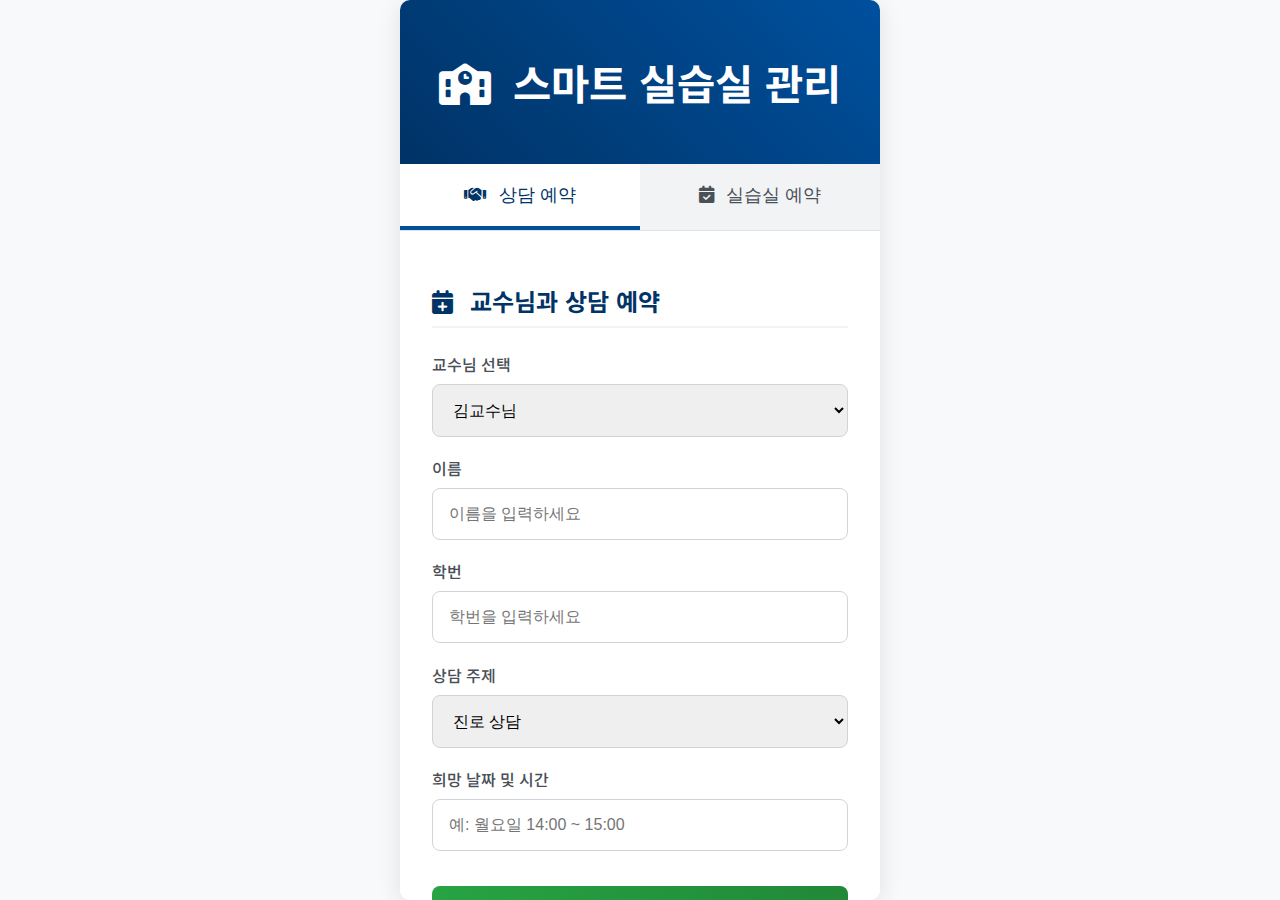
<file: index.html>
<!DOCTYPE html>
<html lang="ko">
<head>
    <meta charset="UTF-8">
    <meta name="viewport" content="width=device-width, initial-scale=1.0">
    <title>스마트 실습실 관리 키오스크</title>
    <link rel="preconnect" href="https://fonts.googleapis.com">
    <link rel="preconnect" href="https://fonts.gstatic.com" crossorigin>
    <link href="https://fonts.googleapis.com/css2?family=Noto+Sans+KR:wght@400;500;700&display=swap" rel="stylesheet">
    <link rel="stylesheet" href="https://cdnjs.cloudflare.com/ajax/libs/font-awesome/6.5.1/css/all.min.css">
    <style>
body {
    font-family: 'Noto Sans KR', sans-serif;
    margin: 0;
    background-color: #f8f9fa;
    color: #343a40;
}

.kiosk-container {
    width: 100%;
    max-width: 480px;
    height: 100vh;
    margin: 0 auto;
    background-color: #ffffff;
    display: flex;
    flex-direction: column;
    box-shadow: 0 4px 25px rgba(0, 0, 0, 0.1);
    border-radius: 10px;
    overflow: hidden;
}

header {
    background: linear-gradient(45deg, #003366, #00509e);
    color: white;
    padding: 1.5rem;
    text-align: center;
    font-size: 1.3rem;
    font-weight: 700;
}

header i {
    margin-right: 10px;
}

main {
    flex-grow: 1;
    display: flex;
    flex-direction: column;
    overflow: hidden;
}

.main-nav {
    display: flex;
    background-color: #f1f3f5;
    border-bottom: 1px solid #dee2e6;
}

.nav-button {
    flex: 1;
    padding: 1.2rem;
    font-size: 1.1rem;
    font-weight: 500;
    border: none;
    background-color: transparent;
    cursor: pointer;
    transition: background-color 0.3s, color 0.3s;
    border-bottom: 4px solid transparent;
    color: #495057;
}

.nav-button i {
    margin-right: 8px;
}

.nav-button.active {
    color: #003366;
    border-bottom-color: #00509e;
    background-color: #fff;
}

.content-section {
    display: none;
    padding: 2rem;
    overflow-y: auto;
    flex-grow: 1;
    background-color: #fff;
}

.content-section.active {
    display: block;
}

.content-section h2 {
    font-size: 1.5rem;
    color: #003366;
    margin-bottom: 1.5rem;
    padding-bottom: 0.5rem;
    border-bottom: 2px solid #f1f3f5;
}

.content-section h2 i {
    margin-right: 10px;
}

#contact-form .form-group {
    margin-bottom: 1.2rem;
}

#contact-form label {
    display: block;
    margin-bottom: 0.5rem;
    font-weight: 500;
    color: #495057;
}

#contact-form input,
#contact-form select,
#contact-form textarea {
    width: 100%;
    padding: 1rem;
    border: 1px solid #ced4da;
    border-radius: 8px;
    font-size: 1rem;
    box-sizing: border-box;
    transition: border-color 0.3s, box-shadow 0.3s;
}

#contact-form input:focus,
#contact-form select:focus,
#contact-form textarea:focus {
    outline: none;
    border-color: #00509e;
    box-shadow: 0 0 0 3px rgba(0, 80, 158, 0.1);
}

.submit-button {
    width: 100%;
    padding: 1.1rem;
    font-size: 1.2rem;
    border: none;
    border-radius: 8px;
    cursor: pointer;
    background: linear-gradient(45deg, #28a745, #218838);
    color: white;
    font-weight: 700;
    margin-top: 1rem;
    transition: background 0.3s;
}

.submit-button:hover {
    background: linear-gradient(45deg, #218838, #1e7e34);
}

.submit-button i {
    margin-right: 8px;
}

#date-picker-container {
    display: flex;
    gap: 10px;
    overflow-x: auto;
    padding-bottom: 10px;
    scrollbar-width: thin;
}

.date-chip {
    flex-shrink: 0;
    padding: 10px 15px;
    border: 1px solid #ced4da;
    border-radius: 20px;
    cursor: pointer;
    text-align: center;
    transition: all 0.3s;
}

.date-chip .day {
    font-size: 0.9rem;
    color: #6c757d;
}

.date-chip .date {
    font-size: 1.1rem;
    font-weight: bold;
}

.date-chip.selected {
    background-color: #00509e;
    color: white;
    border-color: #003366;
}

.date-chip.selected .day {
    color: #e9ecef;
}

.time-picker {
    display: grid;
    grid-template-columns: repeat(3, 1fr);
    gap: 10px;
    margin-top: 10px;
}

.time-chip {
    background: white;
    border: 2px solid #e0e0e0;
    border-radius: 8px;
    padding: 12px;
    text-align: center;
    cursor: pointer;
    transition: all 0.3s ease;
    font-weight: 500;
}

.time-chip:hover {
    border-color: #667eea;
    background: #f8f9ff;
}

.time-chip.selected {
    background: linear-gradient(135deg, #667eea 0%, #764ba2 100%);
    color: white;
    border-color: #667eea;
    box-shadow: 0 4px 15px rgba(102, 126, 234, 0.4);
}

.time-chip.reserved {
    background: #f5f5f5;
    color: #999;
    border-color: #e0e0e0;
    cursor: not-allowed;
    opacity: 0.5;
}

.reservation-controls {
    display: flex;
    flex-direction: column;
    gap: 1rem;
    margin-bottom: 1.5rem;
}

.reservation-list {
    display: flex;
    flex-direction: column;
    gap: 10px;
}

.reservation-item {
    background: linear-gradient(135deg, #667eea 0%, #764ba2 100%);
    border-radius: 10px;
    padding: 15px;
    color: white;
    display: flex;
    justify-content: space-between;
    align-items: center;
    box-shadow: 0 2px 10px rgba(102, 126, 234, 0.3);
    animation: slideIn 0.3s ease-out;
}

@keyframes slideIn {
    from {
        opacity: 0;
        transform: translateY(-10px);
    }
    to {
        opacity: 1;
        transform: translateY(0);
    }
}

.reservation-item-info {
    display: flex;
    flex-direction: column;
    gap: 5px;
}

.reservation-item-info .main-info {
    font-size: 1.1rem;
    font-weight: 700;
}

.reservation-item-info .sub-info {
    font-size: 0.9rem;
    opacity: 0.9;
}

.cancel-button {
    background: rgba(255, 255, 255, 0.2);
    border: 1px solid white;
    color: white;
    padding: 8px 15px;
    border-radius: 6px;
    cursor: pointer;
    font-weight: 600;
    transition: all 0.3s;
}

.cancel-button:hover {
    background: rgba(255, 255, 255, 0.3);
}

.no-reservations {
    text-align: center;
    color: #999;
    padding: 30px;
    font-size: 1rem;
}

@keyframes fadeIn {
    from { opacity: 0; transform: translateY(10px); }
    to { opacity: 1; transform: translateY(0); }
}

.content-section.active {
    display: block;
    animation: fadeIn 0.5s ease-in-out;
}

.modal-overlay {
    position: fixed;
    top: 0;
    left: 0;
    width: 100%;
    height: 100%;
    background-color: rgba(0, 0, 0, 0.6);
    display: flex;
    justify-content: center;
    align-items: center;
    opacity: 0;
    visibility: hidden;
    transition: opacity 0.3s, visibility 0.3s;
    z-index: 1000;
}

.modal-overlay.visible {
    opacity: 1;
    visibility: visible;
}

.modal-content {
    background-color: white;
    padding: 2rem;
    border-radius: 10px;
    width: 80%;
    max-width: 400px;
    text-align: center;
    transform: scale(0.9);
    transition: transform 0.3s;
}

.modal-overlay.visible .modal-content {
    transform: scale(1);
}

.modal-content p {
    margin: 0 0 1.5rem;
    font-size: 1.1rem;
    line-height: 1.6;
    color: #333;
}

#alert-close-button {
    padding: 0.8rem 1.5rem;
    border: none;
    background-color: #00509e;
    color: white;
    border-radius: 8px;
    cursor: pointer;
    font-size: 1rem;
    font-weight: bold;
}

.calendar-modal-content {
    max-width: 450px;
    padding: 1.5rem;
}

.calendar-header {
    display: flex;
    justify-content: space-between;
    align-items: center;
    margin-bottom: 1rem;
}

#calendar-month-year {
    font-size: 1.4rem;
    font-weight: bold;
}

.calendar-nav-button {
    background: none;
    border: none;
    font-size: 1.2rem;
    cursor: pointer;
    padding: 0.5rem;
    color: #00509e;
}

.calendar-grid {
    display: grid;
    grid-template-columns: repeat(7, 1fr);
    gap: 5px;
    text-align: center;
}

.calendar-grid-header {
    font-weight: bold;
    color: #6c757d;
    padding-bottom: 0.5rem;
}

.calendar-day {
    padding: 0.7rem 0;
    border-radius: 50%;
    cursor: pointer;
    transition: background-color 0.3s;
}

.calendar-day.other-month {
    color: #ced4da;
    cursor: default;
}

.calendar-day:not(.other-month):hover {
    background-color: #e7f5ff;
}

.calendar-day.selected-date {
    background-color: #00509e;
    color: white;
}

.date-selector {
    display: flex;
    align-items: center;
    gap: 10px;
}

.more-button {
    flex-shrink: 0;
    background: #00509e;
    color: white;
    border: none;
    border-radius: 50%;
    width: 40px;
    height: 40px;
    cursor: pointer;
    font-size: 1.2rem;
    display: flex;
    align-items: center;
    justify-content: center;
    transition: background 0.3s;
}

.more-button:hover {
    background: #003366;
}

.form-group {
    margin-bottom: 1.2rem;
}

.form-group label {
    display: block;
    margin-bottom: 0.5rem;
    font-weight: 500;
    color: #495057;
}

#room-select {
    width: 100%;
    padding: 1rem;
    border: 1px solid #ced4da;
    border-radius: 8px;
    font-size: 1rem;
    box-sizing: border-box;
    transition: border-color 0.3s, box-shadow 0.3s;
}

#room-select:focus {
    outline: none;
    border-color: #00509e;
    box-shadow: 0 0 0 3px rgba(0, 80, 158, 0.1);
}

#timetable-container h3 {
    font-size: 1.3rem;
    color: #003366;
    margin-bottom: 1rem;
}

.reservation-actions {
    margin-top: 1.5rem;
}
    </style>
</head>
<body>
    <div class="kiosk-container">
        <header>
            <h1><i class="fa-solid fa-school"></i> 스마트 실습실 관리</h1>
        </header>
        <main>
            <nav class="main-nav">
                <button id="nav-contact" class="nav-button active"><i class="fa-solid fa-handshake"></i> 상담 예약</button>
                <button id="nav-reserve" class="nav-button"><i class="fa-solid fa-calendar-check"></i> 실습실 예약</button>
            </nav>

            <!-- 교수님과 상담 예약 섹션 -->
            <section id="contact-section" class="content-section active">
                <h2><i class="fa-solid fa-calendar-plus"></i> 교수님과 상담 예약</h2>
                <form id="contact-form">
                    <div class="form-group">
                        <label for="professor-select">교수님 선택</label>
                        <select id="professor-select" name="professor">
                            <option value="prof_kim">김교수님</option>
                            <option value="prof_lee">이교수님</option>
                            <option value="prof_park">박교수님</option>
                        </select>
                    </div>
                    <div class="form-group">
                        <label for="student-name">이름</label>
                        <input type="text" id="student-name" name="student-name" placeholder="이름을 입력하세요" required>
                    </div>
                    <div class="form-group">
                        <label for="student-id">학번</label>
                        <input type="text" id="student-id" name="student-id" placeholder="학번을 입력하세요" required>
                    </div>
                    <div class="form-group">
                        <label for="counseling-topic">상담 주제</label>
                        <select id="counseling-topic" name="counseling-topic">
                            <option value="진로 상담">진로 상담</option>
                            <option value="학업 상담">학업 상담</option>
                            <option value="기타 문의">기타 문의</option>
                        </select>
                    </div>
                    <div class="form-group">
                        <label for="counseling-datetime">희망 날짜 및 시간</label>
                        <input type="text" id="counseling-datetime" name="counseling-datetime" placeholder="예: 월요일 14:00 ~ 15:00" required>
                    </div>
                    <button type="submit" class="submit-button"><i class="fa-solid fa-check"></i> 상담 예약하기</button>
                </form>
            </section>

            <!-- 실습실 예약 섹션 -->
            <section id="reserve-section" class="content-section">
                <h2><i class="fa-solid fa-calendar-day"></i> 실습실 예약</h2>
                <div class="reservation-controls">
                    <div class="form-group">
                        <label for="date-picker-container">날짜 선택</label>
                        <div class="date-selector">
                            <div id="date-picker-container">
                                <!-- JS로 날짜 칩 생성 -->
                            </div>
                            <button id="more-dates-button" class="more-button"><i class="fa-solid fa-ellipsis"></i></button>
                        </div>
                    </div>
                    <div class="form-group">
                        <label for="time-picker-container">시간 선택</label>
                        <div id="time-picker-container" class="time-picker">
                            <!-- JS로 시간 칩 생성 -->
                        </div>
                    </div>
                </div>
                <div class="reservation-controls">
                    <div class="form-group">
                        <label for="room-select">강의실 선택</label>
                        <select id="room-select">
                            <option value="204호">204호 (프로그래밍실)</option>
                            <option value="301호">301호 (네트워크실)</option>
                            <option value="302호">302호 (데이터베이스실)</option>
                        </select>
                    </div>
                </div>
                <div id="timetable-container">
                    <h3>예약 현황</h3>
                    <div id="reservation-list" class="reservation-list">
                        <p class="no-reservations">예약 내역이 없습니다.</p>
                    </div>
                </div>
                <div class="reservation-actions">
                    <button id="reserve-button" class="submit-button"><i class="fa-solid fa-check-circle"></i> 예약하기</button>
                </div>
            </section>
        </main>
    </div>

    <!-- Alert Modal -->
    <div id="alert-modal" class="modal-overlay">
        <div class="modal-content">
            <p id="alert-message"></p>
            <button id="alert-close-button" class="modal-close-button">확인</button>
        </div>
    </div>

    <!-- Calendar Modal -->
    <div id="calendar-modal" class="modal-overlay">
        <div class="modal-content calendar-modal-content">
            <div class="calendar-header">
                <button id="prev-month-button" class="calendar-nav-button"><i class="fa-solid fa-chevron-left"></i></button>
                <h3 id="calendar-month-year"></h3>
                <button id="next-month-button" class="calendar-nav-button"><i class="fa-solid fa-chevron-right"></i></button>
            </div>
            <div class="calendar-grid">
                <div class="calendar-grid-header">일</div>
                <div class="calendar-grid-header">월</div>
                <div class="calendar-grid-header">화</div>
                <div class="calendar-grid-header">수</div>
                <div class="calendar-grid-header">목</div>
                <div class="calendar-grid-header">금</div>
                <div class="calendar-grid-header">토</div>
            </div>
            <div id="calendar-body" class="calendar-grid"></div>
        </div>
    </div>

    <script>
document.addEventListener('DOMContentLoaded', () => {
    // --- 네비게이션 ---
    const navButtons = document.querySelectorAll('.nav-button');
    const contactSection = document.getElementById('contact-section');
    const reserveSection = document.getElementById('reserve-section');

    navButtons.forEach(button => {
        button.addEventListener('click', () => {
            navButtons.forEach(btn => btn.classList.remove('active'));
            button.classList.add('active');

            if (button.id === 'nav-contact') {
                contactSection.classList.add('active');
                reserveSection.classList.remove('active');
            } else if (button.id === 'nav-reserve') {
                reserveSection.classList.add('active');
                contactSection.classList.remove('active');
            }
        });
    });

    // --- 교수님과 상담 예약 ---
    const contactForm = document.getElementById('contact-form');
    contactForm.addEventListener('submit', (e) => {
        e.preventDefault();
        const name = document.getElementById('student-name').value;
        const id = document.getElementById('student-id').value;
        const professor = document.getElementById('professor-select').value;
        const topic = document.getElementById('counseling-topic').value;
        const datetime = document.getElementById('counseling-datetime').value;

        showAlert(`${name}님의 상담예약이 완료되었습니다.\\n\\n교수님: ${professor}\\n주제: ${topic}\\n날짜/시간: ${datetime}`);
        contactForm.reset();
    });

    // --- Modals ---
    const alertModal = document.getElementById('alert-modal');
    const alertMessage = document.getElementById('alert-message');
    const alertCloseButton = document.getElementById('alert-close-button');
    const calendarModal = document.getElementById('calendar-modal');
    const moreDatesButton = document.getElementById('more-dates-button');

    function showAlert(message) {
        alertMessage.innerHTML = message.replace(/\\n/g, '<br>');
        alertModal.classList.add('visible');
    }

    alertCloseButton.addEventListener('click', () => {
        alertModal.classList.remove('visible');
    });

    moreDatesButton.addEventListener('click', () => {
        calendarModal.classList.add('visible');
        renderCalendar(currentMonth, currentYear);
    });

    calendarModal.addEventListener('click', (e) => {
        if (e.target === calendarModal) {
            calendarModal.classList.remove('visible');
        }
    });

    // --- 실습실 예약 ---
    const datePickerContainer = document.getElementById('date-picker-container');
    const timePickerContainer = document.getElementById('time-picker-container');
    const roomSelect = document.getElementById('room-select');
    const reservationList = document.getElementById('reservation-list');
    const reserveButton = document.getElementById('reserve-button');

    const times = ['09:00', '10:00', '11:00', '12:00', '13:00', '14:00', '15:00', '16:00', '17:00'];
    let reservations = {
        '204호': {},
        '301호': {},
        '302호': {}
    };
    let selectedDate = '';
    let selectedTime = '';

    // 날짜 선택 UI 생성 (오늘부터 7일)
    function populateDates(startDate) {
        const baseDate = startDate ? new Date(startDate) : new Date();
        datePickerContainer.innerHTML = '';
        for (let i = 0; i < 7; i++) {
            const date = new Date(baseDate);
            date.setDate(baseDate.getDate() + i);
            
            const dateString = date.toISOString().split('T')[0];
            const day = ['일', '월', '화', '수', '목', '금', '토'][date.getDay()];
            const dateNum = date.getDate();

            const chip = document.createElement('div');
            chip.className = 'date-chip';
            chip.dataset.date = dateString;
            chip.innerHTML = `<div class="day">${day}</div><div class="date">${dateNum}</div>`;

            if (i === 0) {
                chip.classList.add('selected');
                selectedDate = dateString;
            }

            chip.addEventListener('click', () => {
                document.querySelectorAll('.date-chip').forEach(c => c.classList.remove('selected'));
                chip.classList.add('selected');
                selectedDate = chip.dataset.date;
                populateTimes();
            });

            datePickerContainer.appendChild(chip);
        }
        populateTimes();
    }

    // 시간 선택 UI 생성
    function populateTimes() {
        const selectedRoom = roomSelect.value;
        timePickerContainer.innerHTML = '';
        
        times.forEach(time => {
            const chip = document.createElement('div');
            chip.className = 'time-chip';
            chip.dataset.time = time;
            chip.textContent = time;

            const reservationKey = `${selectedDate}_${time}`;
            if (reservations[selectedRoom] && reservations[selectedRoom][reservationKey]) {
                chip.classList.add('reserved');
            } else {
                chip.addEventListener('click', () => {
                    document.querySelectorAll('.time-chip').forEach(c => c.classList.remove('selected'));
                    chip.classList.add('selected');
                    selectedTime = time;
                });
            }

            timePickerContainer.appendChild(chip);
        });
    }

    // 예약 목록 렌더링
    function renderReservationList() {
        reservationList.innerHTML = '';
        let hasReservations = false;

        Object.keys(reservations).forEach(room => {
            Object.keys(reservations[room]).forEach(key => {
                if (reservations[room][key]) {
                    hasReservations = true;
                    const [date, time] = key.split('_');
                    
                    const item = document.createElement('div');
                    item.className = 'reservation-item';
                    item.innerHTML = `
                        <div class="reservation-item-info">
                            <div class="main-info"><i class="fas fa-calendar-check"></i> ${room}</div>
                            <div class="sub-info"><i class="fas fa-clock"></i> ${date} ${time}</div>
                        </div>
                        <button class="cancel-button" data-room="${room}" data-key="${key}">
                            <i class="fas fa-times"></i> 취소
                        </button>
                    `;
                    
                    const cancelBtn = item.querySelector('.cancel-button');
                    cancelBtn.addEventListener('click', () => {
                        delete reservations[room][key];
                        renderReservationList();
                        populateTimes();
                        showAlert('예약이 취소되었습니다.');
                    });
                    
                    reservationList.appendChild(item);
                }
            });
        });

        if (!hasReservations) {
            reservationList.innerHTML = '<p class="no-reservations">예약 내역이 없습니다.</p>';
        }
    }

    // --- Calendar Modal Logic ---
    const calendarMonthYear = document.getElementById('calendar-month-year');
    const calendarBody = document.getElementById('calendar-body');
    const prevMonthButton = document.getElementById('prev-month-button');
    const nextMonthButton = document.getElementById('next-month-button');
    let today = new Date();
    let currentMonth = today.getMonth();
    let currentYear = today.getFullYear();

    prevMonthButton.addEventListener('click', () => {
        currentMonth--;
        if (currentMonth < 0) {
            currentMonth = 11;
            currentYear--;
        }
        renderCalendar(currentMonth, currentYear);
    });

    nextMonthButton.addEventListener('click', () => {
        currentMonth++;
        if (currentMonth > 11) {
            currentMonth = 0;
            currentYear++;
        }
        renderCalendar(currentMonth, currentYear);
    });

    function renderCalendar(month, year) {
        calendarBody.innerHTML = '';
        calendarMonthYear.textContent = `${year}년 ${month + 1}월`;
        
        let firstDayOfMonth = (new Date(year, month)).getDay();
        let daysInMonth = 32 - new Date(year, month, 32).getDate();

        for (let i = 0; i < firstDayOfMonth; i++) {
            let cell = document.createElement("div");
            cell.classList.add('calendar-day', 'other-month');
            calendarBody.appendChild(cell);
        }

        for (let i = 1; i <= daysInMonth; i++) {
            let cell = document.createElement("div");
            cell.classList.add('calendar-day');
            cell.textContent = i;
            
            let cellDate = new Date(year, month, i);
            if (cellDate < today.setHours(0,0,0,0)) {
                 cell.classList.add('other-month');
            } else {
                cell.addEventListener('click', () => {
                    populateDates(cellDate);
                    calendarModal.classList.remove('visible');
                });
            }
            calendarBody.appendChild(cell);
        }
    }

    // 이벤트 리스너
    roomSelect.addEventListener('change', () => populateTimes());

    reserveButton.addEventListener('click', () => {
        const selectedRoom = roomSelect.value;

        if (!selectedDate) {
            showAlert('날짜를 선택하세요.');
            return;
        }

        if (!selectedTime) {
            showAlert('시간을 선택하세요.');
            return;
        }

        const reservationKey = `${selectedDate}_${selectedTime}`;

        if (!reservations[selectedRoom]) {
            reservations[selectedRoom] = {};
        }
        reservations[selectedRoom][reservationKey] = true;

        showAlert(`${selectedDate} ${selectedTime} ${selectedRoom} 예약이 완료되었습니다.`);
        selectedTime = '';
        populateTimes();
        renderReservationList();
    });

    // 초기화
    populateDates();
    renderReservationList();
});
    </script>
</body>
</html>
</file>
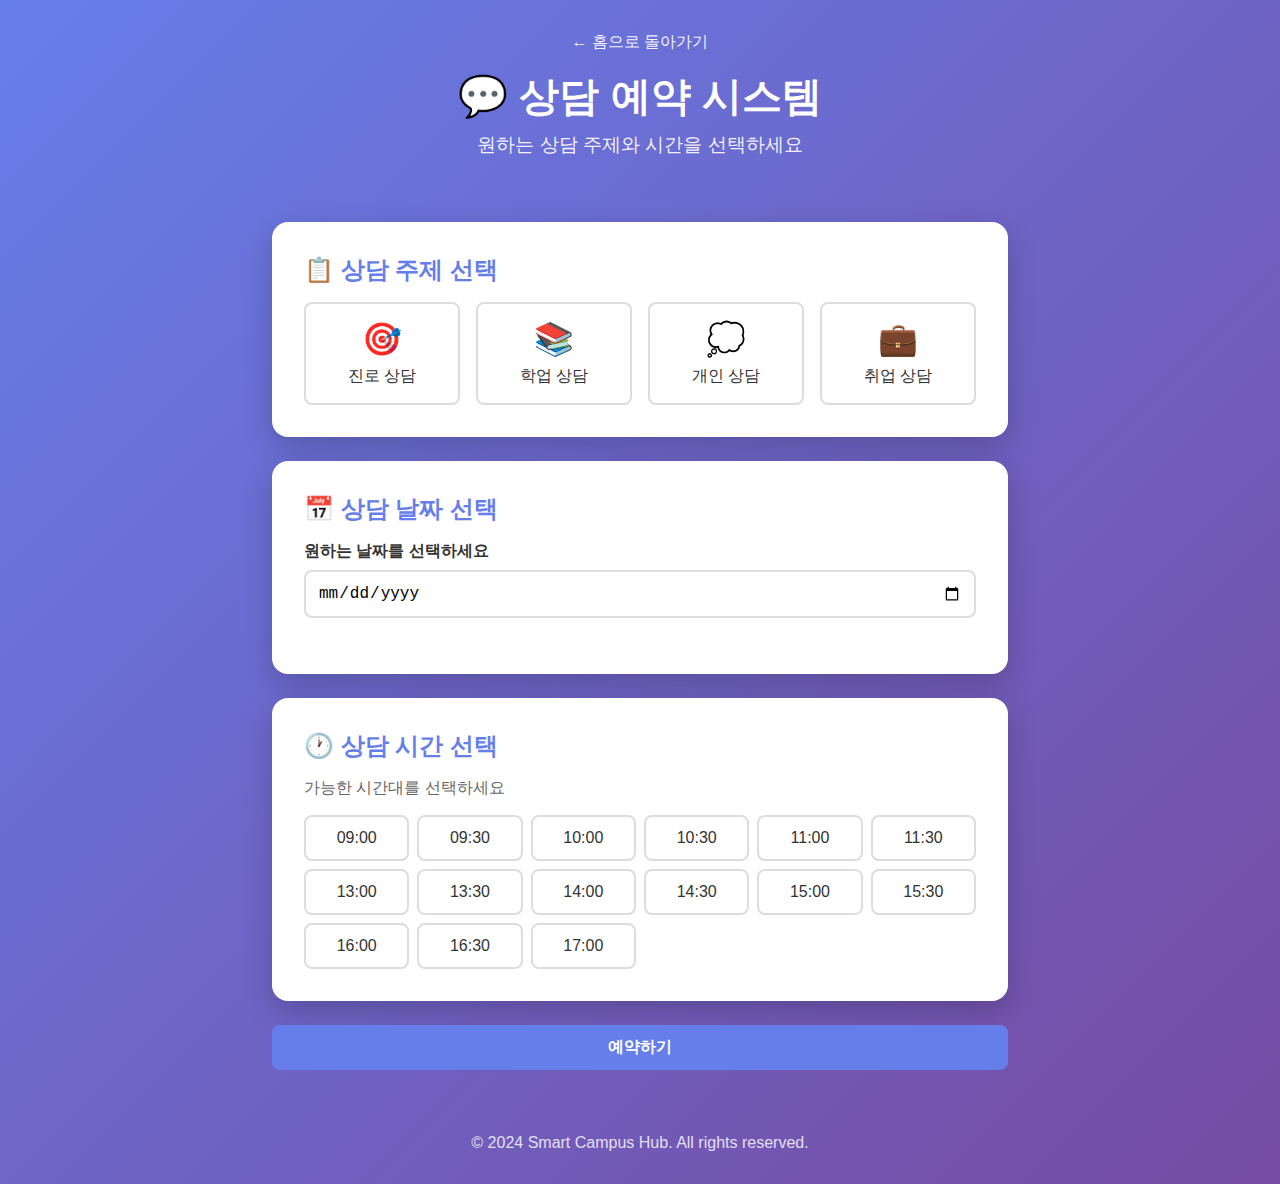
<file: consultation.html>
<!DOCTYPE html>
<html lang="ko">
<head>
    <meta charset="UTF-8">
    <meta name="viewport" content="width=device-width, initial-scale=1.0">
    <title>상담 예약 - Smart Campus Hub</title>
    <link rel="stylesheet" href="css/styles.css">
</head>
<body>
    <header>
        <a href="index.html" class="back-link">← 홈으로 돌아가기</a>
        <h1>💬 상담 예약 시스템</h1>
        <p>원하는 상담 주제와 시간을 선택하세요</p>
    </header>
    
    <div class="container">
        <!-- Step 1: Topic Selection -->
        <div class="card">
            <h2>📋 상담 주제 선택</h2>
            <div class="topic-options">
                <div class="topic-option">
                    <input type="radio" id="topic-career" name="topic" value="career">
                    <label for="topic-career">
                        <span class="topic-icon">🎯</span>
                        진로 상담
                    </label>
                </div>
                <div class="topic-option">
                    <input type="radio" id="topic-academic" name="topic" value="academic">
                    <label for="topic-academic">
                        <span class="topic-icon">📚</span>
                        학업 상담
                    </label>
                </div>
                <div class="topic-option">
                    <input type="radio" id="topic-personal" name="topic" value="personal">
                    <label for="topic-personal">
                        <span class="topic-icon">💭</span>
                        개인 상담
                    </label>
                </div>
                <div class="topic-option">
                    <input type="radio" id="topic-employment" name="topic" value="employment">
                    <label for="topic-employment">
                        <span class="topic-icon">💼</span>
                        취업 상담
                    </label>
                </div>
            </div>
        </div>
        
        <!-- Step 2: Date Selection -->
        <div class="card">
            <h2>📅 상담 날짜 선택</h2>
            <div class="form-group">
                <label for="consultation-date">원하는 날짜를 선택하세요</label>
                <input type="date" id="consultation-date" name="consultation-date">
            </div>
        </div>
        
        <!-- Step 3: Time Selection -->
        <div class="card">
            <h2>🕐 상담 시간 선택</h2>
            <p style="margin-bottom: 1rem; color: #666;">가능한 시간대를 선택하세요</p>
            <div id="time-slots" class="time-slots">
                <!-- Time slots will be generated by JavaScript -->
            </div>
        </div>
        
        <!-- Submit Button -->
        <button id="submit-btn" class="btn btn-primary btn-block" disabled>
            예약하기
        </button>
    </div>
    
    <!-- Confirmation Modal -->
    <div id="confirmation-modal" class="modal">
        <div class="modal-content">
            <div class="modal-icon">✅</div>
            <h3>예약이 완료되었습니다!</h3>
            <div class="modal-details">
                <p><strong>상담 주제:</strong> <span id="confirm-topic"></span></p>
                <p><strong>예약 날짜:</strong> <span id="confirm-date"></span></p>
                <p><strong>예약 시간:</strong> <span id="confirm-time"></span></p>
            </div>
            <button id="close-modal" class="btn btn-primary">확인</button>
        </div>
    </div>
    
    <footer>
        <p>&copy; 2024 Smart Campus Hub. All rights reserved.</p>
    </footer>
    
    <script src="js/consultation.js"></script>
</body>
</html>
</file>
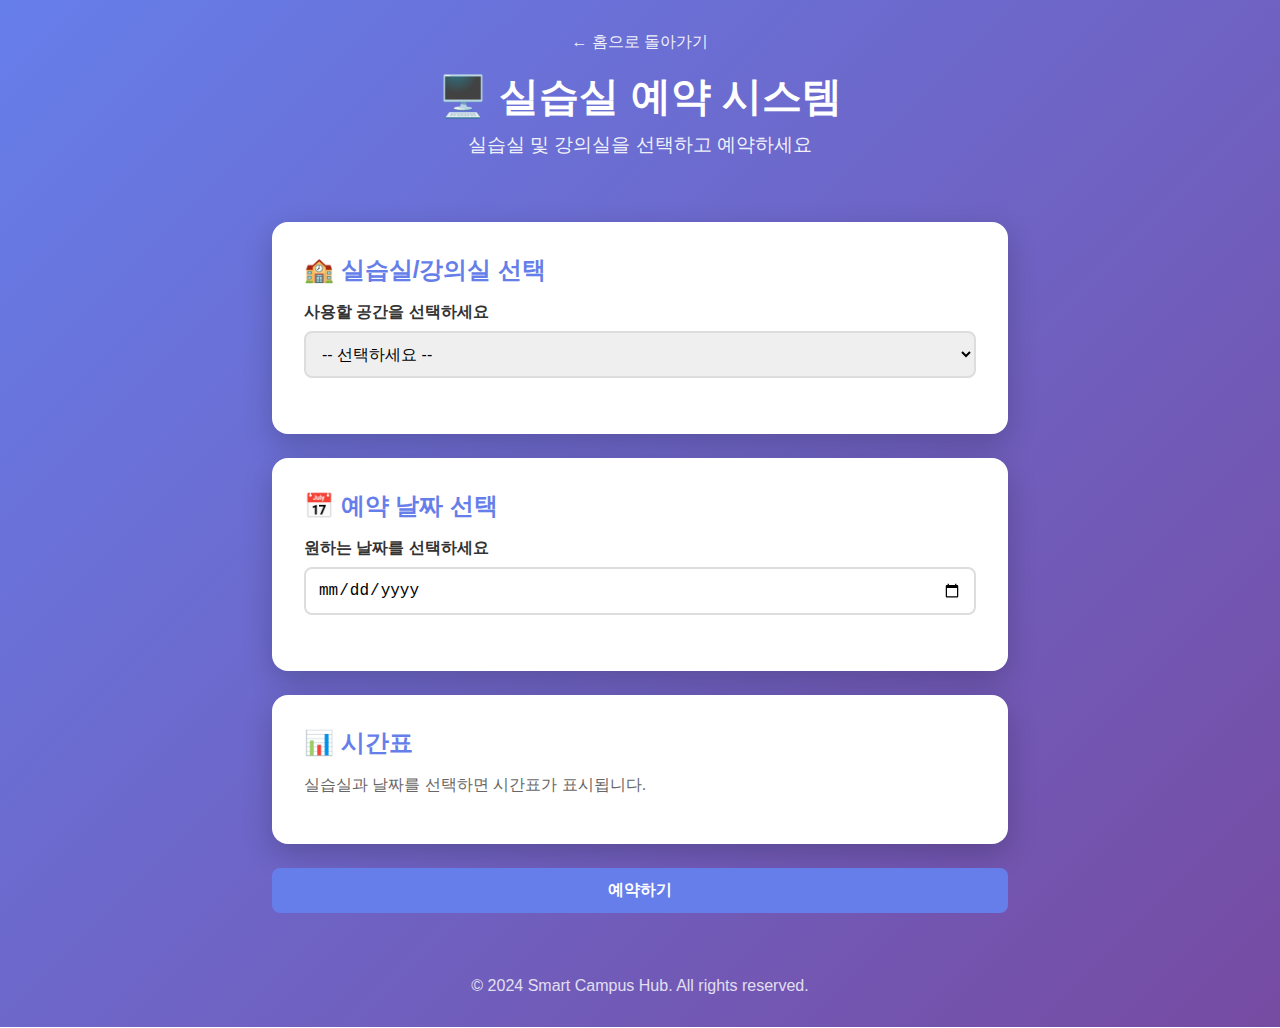
<file: lab-reservation.html>
<!DOCTYPE html>
<html lang="ko">
<head>
    <meta charset="UTF-8">
    <meta name="viewport" content="width=device-width, initial-scale=1.0">
    <title>실습실 예약 - Smart Campus Hub</title>
    <link rel="stylesheet" href="css/styles.css">
</head>
<body>
    <header>
        <a href="index.html" class="back-link">← 홈으로 돌아가기</a>
        <h1>🖥️ 실습실 예약 시스템</h1>
        <p>실습실 및 강의실을 선택하고 예약하세요</p>
    </header>
    
    <div class="container">
        <!-- Step 1: Room Selection -->
        <div class="card">
            <h2>🏫 실습실/강의실 선택</h2>
            <div class="form-group">
                <label for="room-select">사용할 공간을 선택하세요</label>
                <select id="room-select" name="room-select">
                    <option value="">-- 선택하세요 --</option>
                    <option value="lab-101">컴퓨터 실습실 101</option>
                    <option value="lab-102">컴퓨터 실습실 102</option>
                    <option value="lab-201">소프트웨어 실습실 201</option>
                    <option value="lab-202">네트워크 실습실 202</option>
                    <option value="room-301">강의실 301</option>
                    <option value="room-302">강의실 302</option>
                    <option value="room-401">세미나실 401</option>
                </select>
            </div>
        </div>
        
        <!-- Step 2: Date Selection -->
        <div class="card">
            <h2>📅 예약 날짜 선택</h2>
            <div class="form-group">
                <label for="reservation-date">원하는 날짜를 선택하세요</label>
                <input type="date" id="reservation-date" name="reservation-date">
            </div>
        </div>
        
        <!-- Step 3: Dynamic Timetable -->
        <div class="card">
            <h2>📊 시간표</h2>
            <p id="timetable-info" style="margin-bottom: 1rem; color: #666;">
                실습실과 날짜를 선택하면 시간표가 표시됩니다.
            </p>
            <div id="timetable-container">
                <!-- Timetable will be generated by JavaScript -->
            </div>
        </div>
        
        <!-- Submit Button -->
        <button id="submit-btn" class="btn btn-primary btn-block" disabled>
            예약하기
        </button>
    </div>
    
    <!-- Confirmation Modal -->
    <div id="confirmation-modal" class="modal">
        <div class="modal-content">
            <div class="modal-icon">✅</div>
            <h3>예약이 완료되었습니다!</h3>
            <div class="modal-details">
                <p><strong>실습실/강의실:</strong> <span id="confirm-room"></span></p>
                <p><strong>예약 날짜:</strong> <span id="confirm-date"></span></p>
                <p><strong>예약 시간:</strong> <span id="confirm-time"></span></p>
            </div>
            <button id="close-modal" class="btn btn-primary">확인</button>
        </div>
    </div>
    
    <footer>
        <p>&copy; 2024 Smart Campus Hub. All rights reserved.</p>
    </footer>
    
    <script src="js/lab-reservation.js"></script>
</body>
</html>
</file>
<file: css/styles.css>
/* Smart Campus Hub - Common Styles */

* {
    margin: 0;
    padding: 0;
    box-sizing: border-box;
}

body {
    font-family: 'Segoe UI', Tahoma, Geneva, Verdana, sans-serif;
    background: linear-gradient(135deg, #667eea 0%, #764ba2 100%);
    min-height: 100vh;
    color: #333;
}

header {
    text-align: center;
    padding: 2rem;
    color: white;
}

header h1 {
    font-size: 2.5rem;
    margin-bottom: 0.5rem;
}

header p {
    font-size: 1.2rem;
    opacity: 0.9;
}

/* Navigation Cards */
nav {
    display: flex;
    justify-content: center;
    gap: 2rem;
    padding: 2rem;
    flex-wrap: wrap;
}

.nav-card {
    background: white;
    border-radius: 16px;
    padding: 2rem;
    text-decoration: none;
    color: #333;
    width: 280px;
    text-align: center;
    transition: transform 0.3s, box-shadow 0.3s;
    box-shadow: 0 10px 30px rgba(0, 0, 0, 0.2);
}

.nav-card:hover {
    transform: translateY(-10px);
    box-shadow: 0 20px 40px rgba(0, 0, 0, 0.3);
}

.nav-icon {
    font-size: 4rem;
    margin-bottom: 1rem;
}

.nav-card h2 {
    margin-bottom: 0.5rem;
    color: #667eea;
}

.nav-card p {
    color: #666;
    font-size: 0.9rem;
}

/* Main Container */
.container {
    max-width: 800px;
    margin: 0 auto;
    padding: 2rem;
}

.card {
    background: white;
    border-radius: 16px;
    padding: 2rem;
    margin-bottom: 1.5rem;
    box-shadow: 0 10px 30px rgba(0, 0, 0, 0.2);
}

.card h2 {
    color: #667eea;
    margin-bottom: 1rem;
    display: flex;
    align-items: center;
    gap: 0.5rem;
}

/* Form Styles */
.form-group {
    margin-bottom: 1.5rem;
}

.form-group label {
    display: block;
    margin-bottom: 0.5rem;
    font-weight: 600;
    color: #333;
}

.form-group input,
.form-group select {
    width: 100%;
    padding: 0.75rem;
    border: 2px solid #ddd;
    border-radius: 8px;
    font-size: 1rem;
    transition: border-color 0.3s;
}

.form-group input:focus,
.form-group select:focus {
    outline: none;
    border-color: #667eea;
}

/* Topic Selection */
.topic-options {
    display: flex;
    gap: 1rem;
    flex-wrap: wrap;
}

.topic-option {
    flex: 1;
    min-width: 120px;
}

.topic-option input[type="radio"] {
    display: none;
}

.topic-option label {
    display: block;
    padding: 1rem;
    border: 2px solid #ddd;
    border-radius: 8px;
    text-align: center;
    cursor: pointer;
    transition: all 0.3s;
}

.topic-option label:hover {
    border-color: #667eea;
    background: #f8f8ff;
}

.topic-option input[type="radio"]:checked + label {
    border-color: #667eea;
    background: #667eea;
    color: white;
}

.topic-icon {
    font-size: 2rem;
    display: block;
    margin-bottom: 0.5rem;
}

/* Time Slots */
.time-slots {
    display: grid;
    grid-template-columns: repeat(auto-fill, minmax(100px, 1fr));
    gap: 0.5rem;
    margin-top: 0.5rem;
}

.time-slot {
    padding: 0.75rem;
    border: 2px solid #ddd;
    border-radius: 8px;
    text-align: center;
    cursor: pointer;
    transition: all 0.3s;
    background: white;
}

.time-slot:hover:not(.unavailable) {
    border-color: #667eea;
    background: #f8f8ff;
}

.time-slot.selected {
    border-color: #667eea;
    background: #667eea;
    color: white;
}

.time-slot.unavailable {
    background: #f0f0f0;
    color: #999;
    cursor: not-allowed;
    text-decoration: line-through;
}

/* Timetable */
.timetable {
    width: 100%;
    border-collapse: collapse;
    margin-top: 1rem;
}

.timetable th,
.timetable td {
    border: 1px solid #ddd;
    padding: 0.75rem;
    text-align: center;
}

.timetable th {
    background: #667eea;
    color: white;
}

.timetable td {
    cursor: pointer;
    transition: all 0.3s;
}

.timetable td:hover:not(.reserved):not(.header-cell) {
    background: #f8f8ff;
}

.timetable td.available {
    background: #e8f5e9;
    color: #2e7d32;
}

.timetable td.reserved {
    background: #ffebee;
    color: #c62828;
    cursor: not-allowed;
}

.timetable td.selected {
    background: #667eea;
    color: white;
}

.timetable td.header-cell {
    background: #f5f5f5;
    font-weight: bold;
    cursor: default;
}

/* Buttons */
.btn {
    display: inline-block;
    padding: 0.75rem 2rem;
    border: none;
    border-radius: 8px;
    font-size: 1rem;
    font-weight: 600;
    cursor: pointer;
    transition: all 0.3s;
    text-decoration: none;
}

.btn-primary {
    background: #667eea;
    color: white;
}

.btn-primary:hover {
    background: #5a6fd6;
}

.btn-secondary {
    background: #f5f5f5;
    color: #333;
}

.btn-secondary:hover {
    background: #e0e0e0;
}

.btn-block {
    width: 100%;
    text-align: center;
}

/* Back Link */
.back-link {
    display: inline-flex;
    align-items: center;
    gap: 0.5rem;
    color: white;
    text-decoration: none;
    margin-bottom: 1rem;
    font-size: 1rem;
    opacity: 0.9;
    transition: opacity 0.3s;
}

.back-link:hover {
    opacity: 1;
}

/* Modal */
.modal {
    display: none;
    position: fixed;
    top: 0;
    left: 0;
    width: 100%;
    height: 100%;
    background: rgba(0, 0, 0, 0.5);
    justify-content: center;
    align-items: center;
    z-index: 1000;
}

.modal.active {
    display: flex;
}

.modal-content {
    background: white;
    padding: 2rem;
    border-radius: 16px;
    max-width: 400px;
    text-align: center;
    animation: slideIn 0.3s ease;
}

@keyframes slideIn {
    from {
        transform: translateY(-50px);
        opacity: 0;
    }
    to {
        transform: translateY(0);
        opacity: 1;
    }
}

.modal-icon {
    font-size: 4rem;
    margin-bottom: 1rem;
}

.modal-content h3 {
    margin-bottom: 1rem;
    color: #333;
}

.modal-content p {
    color: #666;
    margin-bottom: 1.5rem;
}

.modal-details {
    background: #f5f5f5;
    padding: 1rem;
    border-radius: 8px;
    margin-bottom: 1.5rem;
    text-align: left;
}

.modal-details p {
    margin-bottom: 0.5rem;
    color: #333;
}

.modal-details p:last-child {
    margin-bottom: 0;
}

/* Footer */
footer {
    text-align: center;
    padding: 2rem;
    color: white;
    opacity: 0.8;
}

/* Responsive */
@media (max-width: 600px) {
    header h1 {
        font-size: 1.8rem;
    }
    
    nav {
        flex-direction: column;
        align-items: center;
    }
    
    .nav-card {
        width: 100%;
        max-width: 300px;
    }
    
    .topic-options {
        flex-direction: column;
    }
    
    .time-slots {
        grid-template-columns: repeat(3, 1fr);
    }
}
</file>
